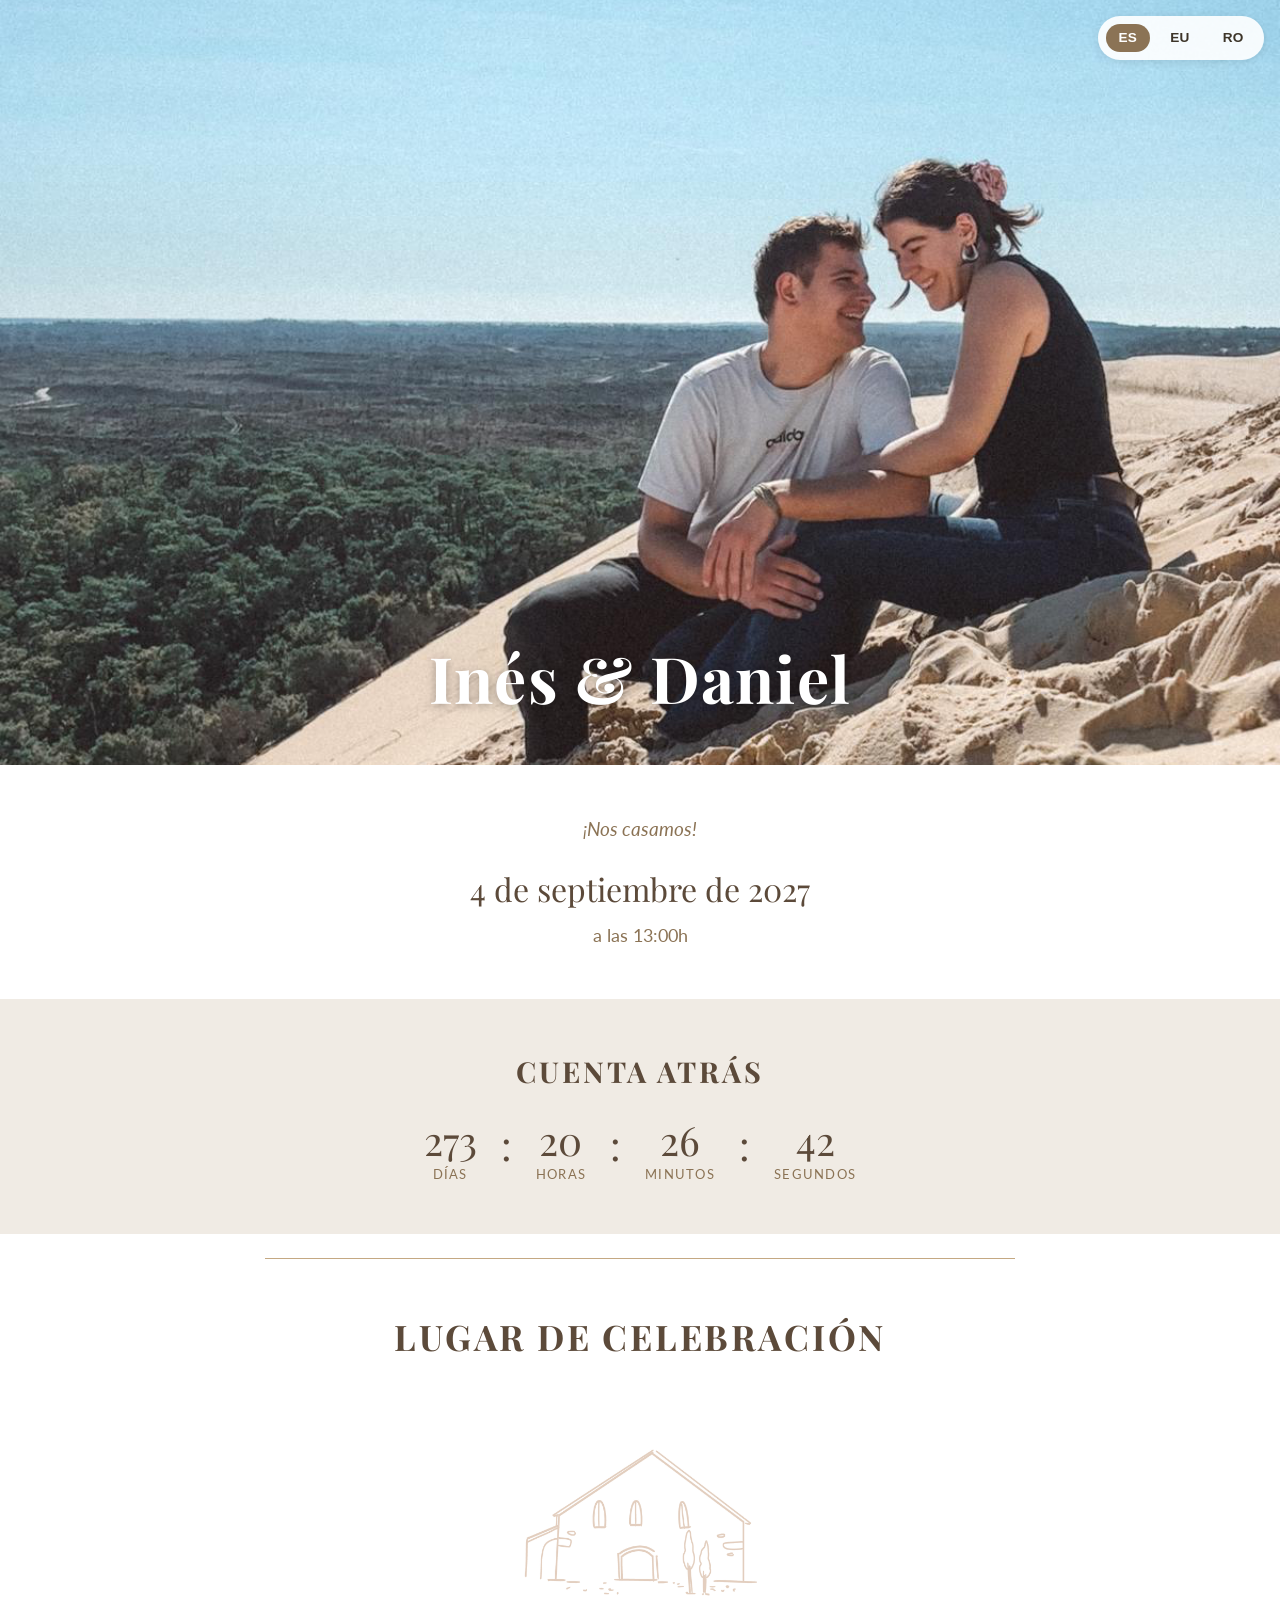
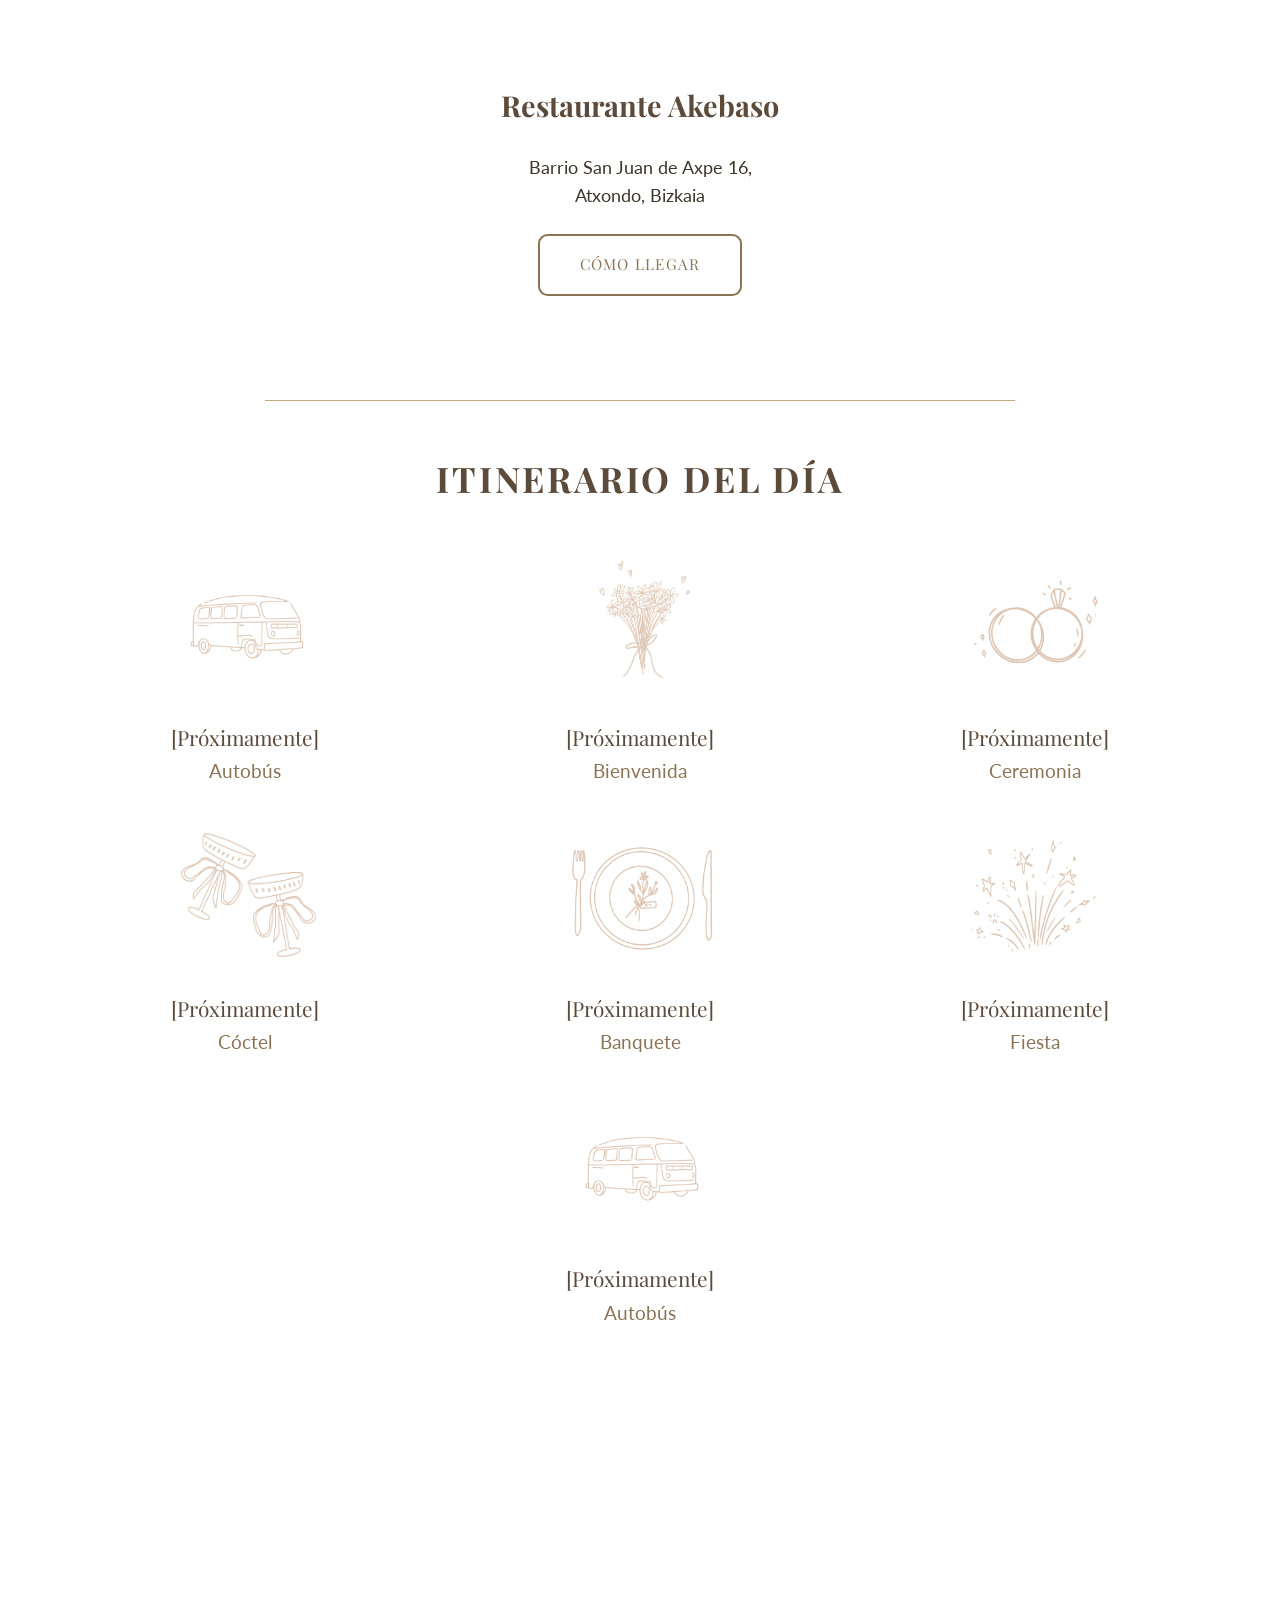
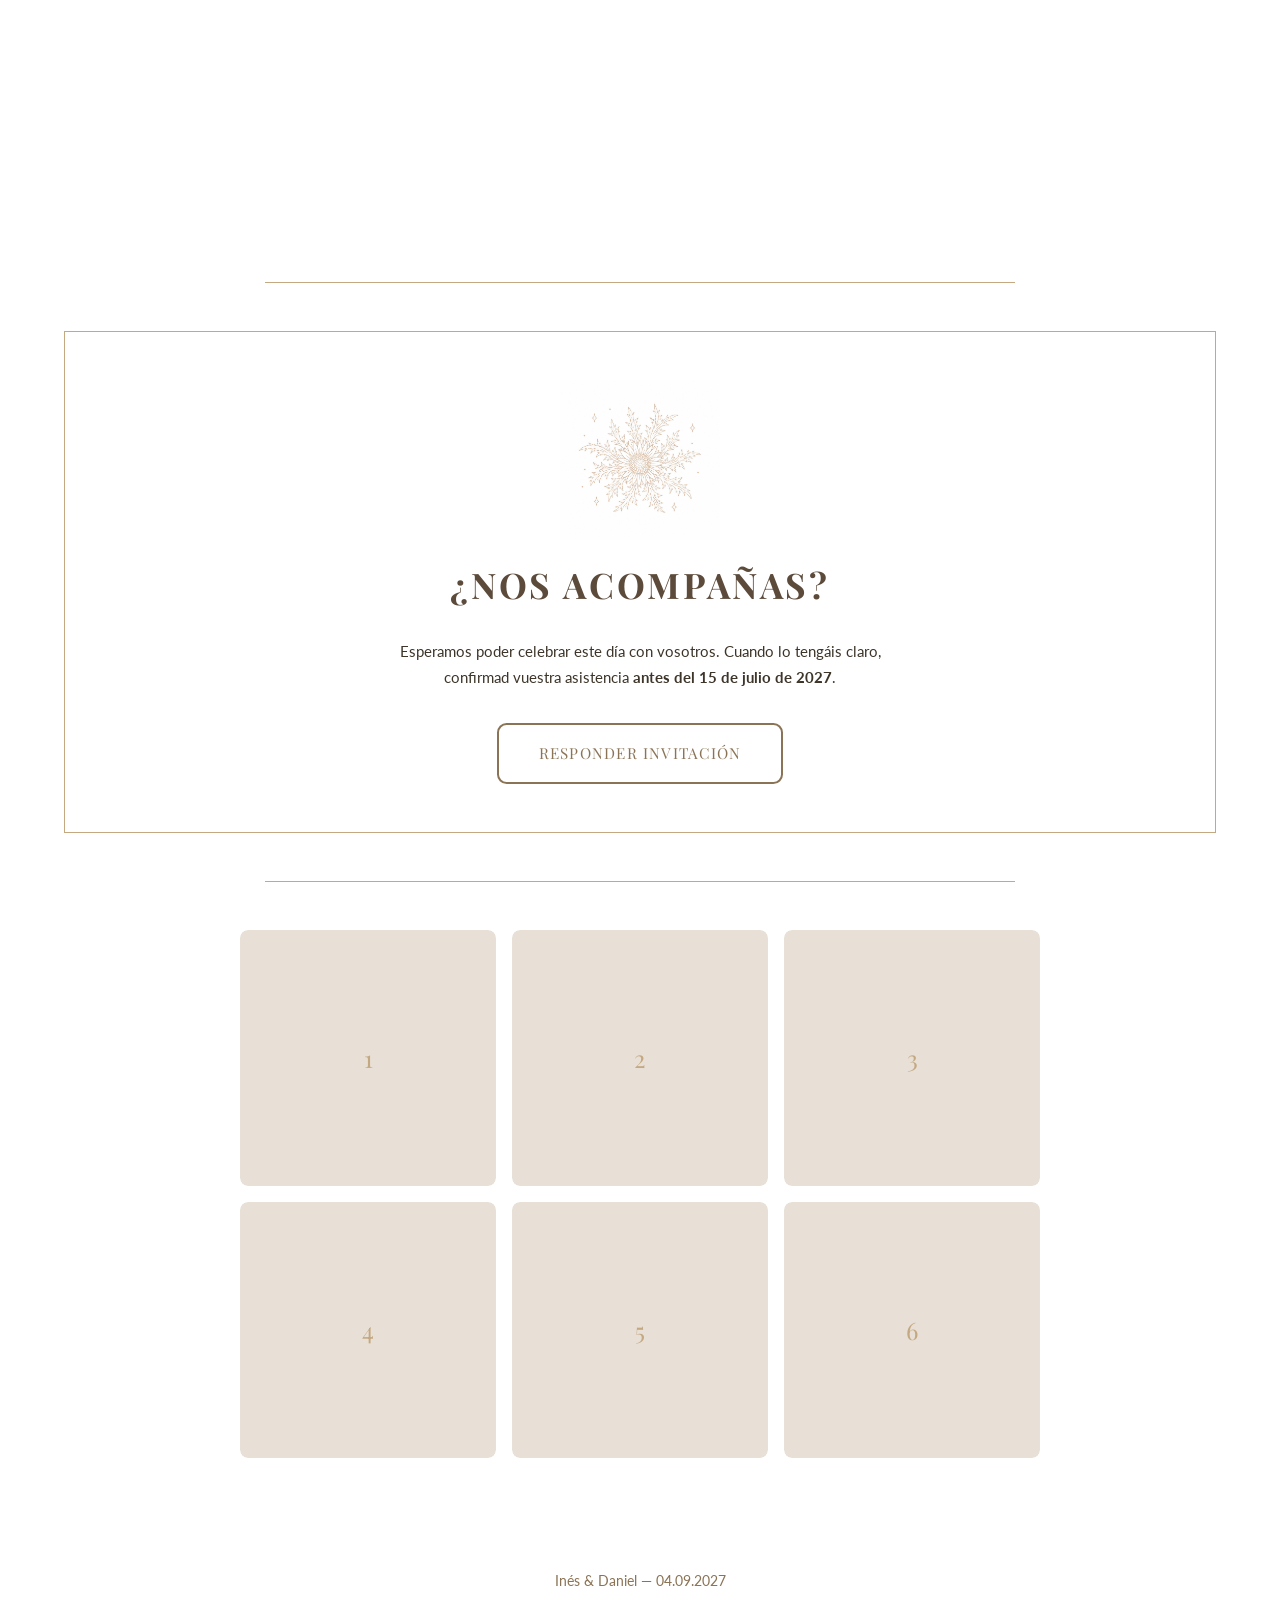
<file: index.html>
<!DOCTYPE html>
<html lang="es">
<head>
  <meta charset="UTF-8">
  <meta name="viewport" content="width=device-width, initial-scale=1.0">
  <meta name="robots" content="noindex, nofollow">
  <title>Inés & Daniel — 04.09.2027</title>
  <link rel="preconnect" href="https://fonts.googleapis.com">
  <link rel="preconnect" href="https://fonts.gstatic.com" crossorigin>
  <link href="https://fonts.googleapis.com/css2?family=Playfair+Display:ital,wght@0,400;0,700;1,400&family=Lato:wght@300;400;700&display=swap" rel="stylesheet">
  <link rel="stylesheet" href="css/styles.css">
</head>
<body>

  <!-- Language Selector -->
  <div class="lang-selector">
    <button class="lang-btn active" data-lang="es">ES</button>
    <button class="lang-btn" data-lang="eu">EU</button>
    <button class="lang-btn" data-lang="ro">RO</button>
  </div>

  <!-- Hero Image -->
  <section class="hero-image section visible">
    <img src="img/hero-photo.png" alt="Inés & Daniel" class="hero-photo">
    <h1 class="hero-names-overlay" data-i18n="hero_names">Inés & Daniel</h1>
  </section>

  <!-- Hero Info -->
  <section class="hero-info section visible">
    <p class="hero-tagline" data-i18n="hero_tagline">¡Nos casamos!</p>
    <p class="hero-date" data-i18n="hero_date">4 de septiembre de 2027</p>
    <p class="hero-time" data-i18n="hero_time">a las 13:00h</p>
  </section>

  <!-- Countdown -->
  <section class="section countdown-section" id="countdown-section">
    <h2 class="section-title" data-i18n="countdown_title">Cuenta atrás</h2>
    <div class="countdown" id="countdown">
      <div class="countdown-item">
        <span class="countdown-number" id="cd-days">0</span>
        <span class="countdown-label" data-i18n="countdown_days">días</span>
      </div>
      <span class="countdown-separator">:</span>
      <div class="countdown-item">
        <span class="countdown-number" id="cd-hours">0</span>
        <span class="countdown-label" data-i18n="countdown_hours">horas</span>
      </div>
      <span class="countdown-separator">:</span>
      <div class="countdown-item">
        <span class="countdown-number" id="cd-minutes">0</span>
        <span class="countdown-label" data-i18n="countdown_minutes">minutos</span>
      </div>
      <span class="countdown-separator">:</span>
      <div class="countdown-item">
        <span class="countdown-number" id="cd-seconds">0</span>
        <span class="countdown-label" data-i18n="countdown_seconds">segundos</span>
      </div>
    </div>
  </section>

  <div class="section-divider"></div>

  <!-- Venue -->
  <section class="section" id="venue">
    <h2 class="venue-name" data-i18n="venue_title">Lugar de celebración</h2>
    <img src="img/icons/masia.png" alt="" class="venue-icon">
    <h3 class="section-title" data-i18n="venue_name">Restaurante Akebaso</h3>
    <p class="venue-address">Barrio San Juan de Axpe 16,<br>Atxondo, Bizkaia</p>
    <a href="https://maps.google.com/?q=Restaurante+Akebaso+Atxondo" target="_blank" rel="noopener" class="btn" data-i18n="venue_button">Cómo llegar</a>
  </section>

  <div class="section-divider"></div>

  <!-- Timeline -->
  <section class="section" id="timeline">
    <h2 class="section-title" data-i18n="timeline_title">Itinerario del día</h2>
    <div class="timeline">
      <div class="timeline-item">
        <img src="img/icons/bus-scaled.png" alt="" class="timeline-icon">
        <div class="timeline-content">
          <span class="timeline-time">[Próximamente]</span>
          <span class="timeline-label" data-i18n="timeline_bus">Autobús</span>
        </div>
      </div>
      <div class="timeline-item">
        <img src="img/icons/flores.png" alt="" class="timeline-icon">
        <div class="timeline-content">
          <span class="timeline-time">[Próximamente]</span>
          <span class="timeline-label" data-i18n="timeline_welcome">Bienvenida</span>
        </div>
      </div>
      <div class="timeline-item">
        <img src="img/icons/anillos.png" alt="" class="timeline-icon">
        <div class="timeline-content">
          <span class="timeline-time">[Próximamente]</span>
          <span class="timeline-label" data-i18n="timeline_ceremony">Ceremonia</span>
        </div>
      </div>
      <div class="timeline-item">
        <img src="img/icons/copas.png" alt="" class="timeline-icon">
        <div class="timeline-content">
          <span class="timeline-time">[Próximamente]</span>
          <span class="timeline-label" data-i18n="timeline_cocktail">Cóctel</span>
        </div>
      </div>
      <div class="timeline-item">
        <img src="img/icons/plato.png" alt="" class="timeline-icon">
        <div class="timeline-content">
          <span class="timeline-time">[Próximamente]</span>
          <span class="timeline-label" data-i18n="timeline_banquet">Banquete</span>
        </div>
      </div>
      <div class="timeline-item">
        <img src="img/icons/fiesta.png" alt="" class="timeline-icon">
        <div class="timeline-content">
          <span class="timeline-time">[Próximamente]</span>
          <span class="timeline-label" data-i18n="timeline_party">Fiesta</span>
        </div>
      </div>
      <div class="timeline-item">
        <img src="img/icons/bus-scaled.png" alt="" class="timeline-icon">
        <div class="timeline-content">
          <span class="timeline-time">[Próximamente]</span>
          <span class="timeline-label" data-i18n="timeline_bus_return">Autobús</span>
        </div>
      </div>
    </div>
  </section>

  <!-- Transport -->
  <section class="section" id="transport">
    <h2 class="section-title" data-i18n="transport_title">Transporte</h2>
    <div class="transport-columns">
      <div class="transport-card">
        <p class="transport-direction" data-i18n="transport_outbound">Ida</p>
        <p class="transport-detail" data-i18n="transport_outbound_detail">Desde Amorebieta (parada Ambulatorio)</p>
        <p class="transport-time" data-i18n="transport_outbound_time">[Próximamente]</p>
      </div>
      <div class="transport-card">
        <p class="transport-direction" data-i18n="transport_return">Vuelta</p>
        <p class="transport-detail" data-i18n="transport_return_detail">Hasta Amorebieta con parada en Elorrio*</p>
        <p class="transport-time" data-i18n="transport_return_time">[Próximamente]</p>
      </div>
    </div>
    <p class="transport-footnote" data-i18n="transport_footnote">* ¡Que siga la fiesta! Destino para los que queramos seguir la fiesta ya que son las fiestas del pueblo</p>
  </section>

  <div class="section-divider"></div>

  <!-- RSVP -->
  <section class="section" id="rsvp">
    <div class="rsvp-box">
      <img src="img/icons/wedding-24.png" alt="" class="rsvp-icon">
      <h2 class="section-title" data-i18n="rsvp_title">¿Nos acompañas?</h2>
      <p class="rsvp-text" data-i18n="rsvp_text" data-i18n-html="true">Esperamos poder celebrar este día con vosotros. Cuando lo tengáis claro, confirmad vuestra asistencia <strong>antes del 15 de julio de 2027</strong>.</p>
      <a href="formulario.html" class="btn" data-i18n="rsvp_button">Responder invitación</a>
    </div>
  </section>

  <div class="section-divider"></div>

  <!-- Album -->
  <section class="section" id="album">
    <div class="album-grid">
      <div class="album-item"><div class="album-placeholder">1</div></div>
      <div class="album-item"><div class="album-placeholder">2</div></div>
      <div class="album-item"><div class="album-placeholder">3</div></div>
      <div class="album-item"><div class="album-placeholder">4</div></div>
      <div class="album-item"><div class="album-placeholder">5</div></div>
      <div class="album-item"><div class="album-placeholder">6</div></div>
    </div>
  </section>

  <!-- Footer -->
  <footer class="footer">
    <p>Inés & Daniel — 04.09.2027</p>
  </footer>

  <script src="js/i18n.js"></script>
  <script src="js/main.js"></script>
</body>
</html>
</file>
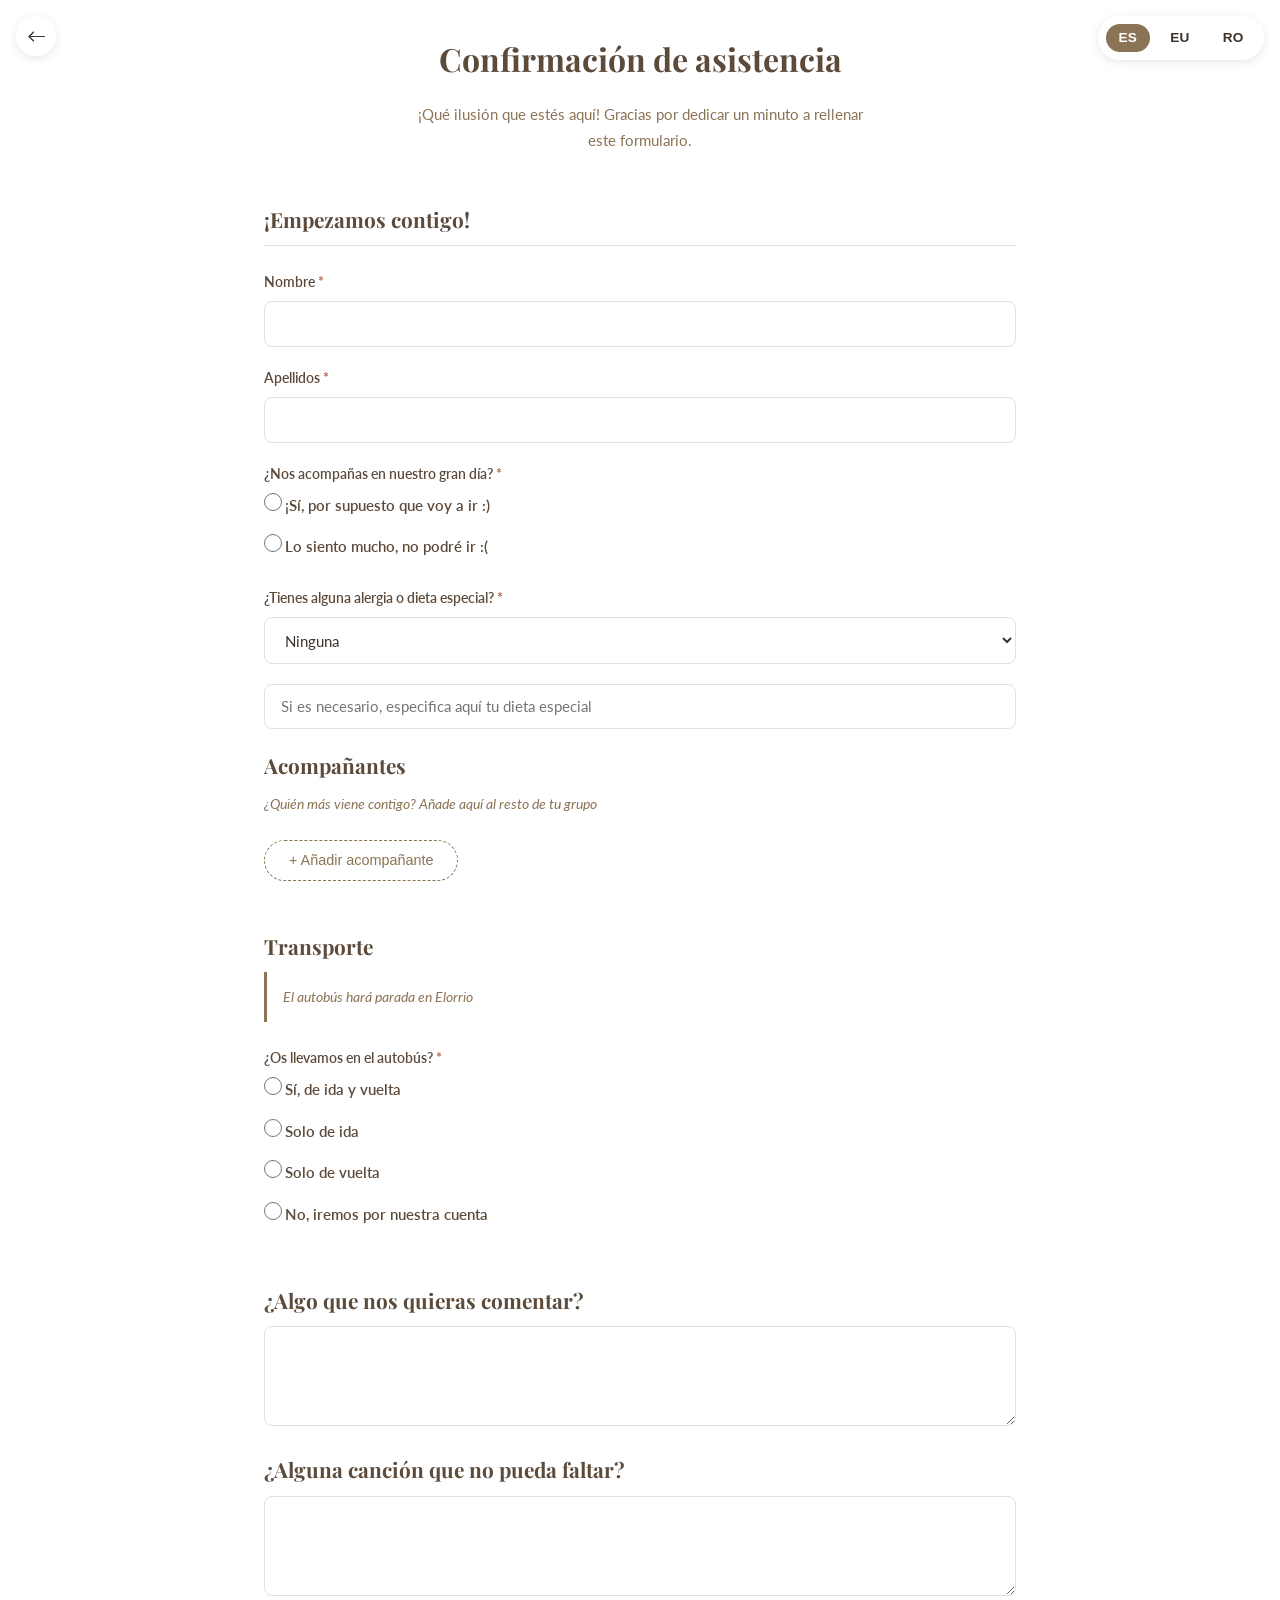
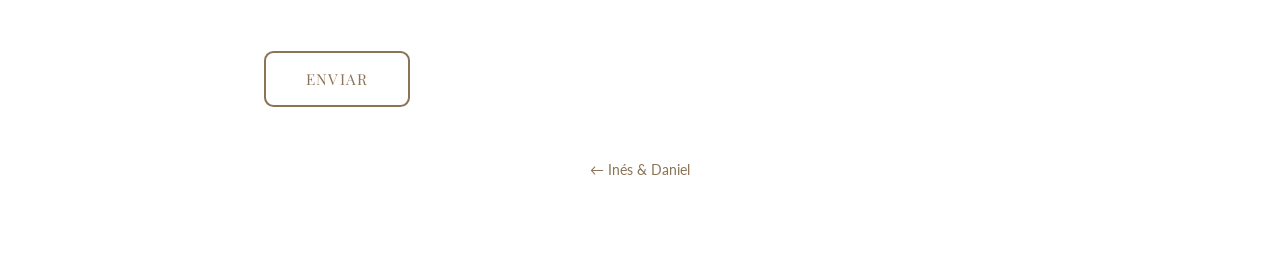
<file: formulario.html>
<!DOCTYPE html>
<html lang="es">
<head>
  <meta charset="UTF-8">
  <meta name="viewport" content="width=device-width, initial-scale=1.0">
  <meta name="robots" content="noindex, nofollow">
  <title>Confirmación — Inés & Daniel</title>
  <link rel="preconnect" href="https://fonts.googleapis.com">
  <link rel="preconnect" href="https://fonts.gstatic.com" crossorigin>
  <link href="https://fonts.googleapis.com/css2?family=Playfair+Display:ital,wght@0,400;0,700;1,400&family=Lato:wght@300;400;700&display=swap" rel="stylesheet">
  <link rel="stylesheet" href="css/styles.css">
</head>
<body>

  <!-- Back Button -->
  <a href="index.html" class="back-btn">←</a>

  <!-- Language Selector -->
  <div class="lang-selector">
    <button class="lang-btn active" data-lang="es">ES</button>
    <button class="lang-btn" data-lang="eu">EU</button>
    <button class="lang-btn" data-lang="ro">RO</button>
  </div>

  <div class="form-page">

    <!-- Header -->
    <div class="form-header">
      <h1 class="form-title" data-i18n="form_title">Confirmación de asistencia</h1>
      <p class="form-intro" data-i18n="form_intro">¡Qué ilusión que estés aquí! Gracias por dedicar un minuto a rellenar este formulario.</p>
    </div>

    <form id="rsvp-form">

      <!-- Section 1: Personal data -->
      <div class="form-section">
        <h2 class="form-section-title" data-i18n="section_personal">¡Empezamos contigo!</h2>
        <hr style="border: none; border-top: 1px solid var(--color-border); margin-bottom: 1.5rem;">

        <div class="form-group">
          <label class="required" data-i18n="field_name">Nombre</label>
          <input type="text" name="nombre" required>
        </div>

        <div class="form-group">
          <label class="required" data-i18n="field_surname">Apellidos</label>
          <input type="text" name="apellidos" required>
        </div>

        <div class="form-group">
          <label class="required" data-i18n="field_attendance">¿Nos acompañas en nuestro gran día?</label>
          <div class="radio-group">
            <label class="radio-option">
              <input type="radio" name="asistencia" value="si" required>
              <span data-i18n="field_attendance_yes">¡Sí, por supuesto que voy a ir :)</span>
            </label>
            <label class="radio-option">
              <input type="radio" name="asistencia" value="no">
              <span data-i18n="field_attendance_no">Lo siento mucho, no podré ir :(</span>
            </label>
          </div>
        </div>

      <div id="attending-sections">
        <div class="form-group">
          <label class="required" data-i18n="field_allergy">¿Tienes alguna alergia o dieta especial?</label>
          <select name="alergia" required>
            <option value="ninguna" data-i18n="allergy_none">Ninguna</option>
            <option value="celiaco" data-i18n="allergy_celiac">Celíaco/a</option>
            <option value="vegetariano" data-i18n="allergy_vegetarian">Vegetariano/a</option>
            <option value="lactosa" data-i18n="allergy_lactose">Intolerancia a la lactosa</option>
            <option value="otra" data-i18n="allergy_other">Otras consideraciones alimentarias</option>
          </select>
        </div>

        <div class="form-group">
          <input type="text" name="alergia_detalle" data-i18n="field_allergy_detail" placeholder="Si es necesario, especifica aquí tu dieta especial">
        </div>

        <!-- Section 2: Companions -->
        <div class="form-section" id="section-companions">
          <h2 class="form-section-title" data-i18n="section_companions">Acompañantes</h2>
          <p class="form-section-sub" data-i18n="section_companions_sub">¿Quién más viene contigo? Añade aquí al resto de tu grupo</p>

          <div id="companions-container"></div>
          <button type="button" id="add-companion-btn" data-i18n="add_companion">+ Añadir acompañante</button>
        </div>

        <!-- Section 3: Transport -->
        <div class="form-section" id="section-transport">
          <h2 class="form-section-title" data-i18n="section_transport">Transporte</h2>
          <div class="transport-info-note" data-i18n="transport_note">El autobús hará parada en Elorrio</div>

          <div class="form-group">
            <label class="required" data-i18n="field_bus">¿Os llevamos en el autobús?</label>
            <div class="radio-group">
              <label class="radio-option">
                <input type="radio" name="bus" value="Ida y vuelta" required>
                <span data-i18n="bus_both">Sí, de ida y vuelta</span>
              </label>
              <label class="radio-option">
                <input type="radio" name="bus" value="Solo ida">
                <span data-i18n="bus_outbound">Solo de ida</span>
              </label>
              <label class="radio-option">
                <input type="radio" name="bus" value="Solo vuelta">
                <span data-i18n="bus_return">Solo de vuelta</span>
              </label>
              <label class="radio-option">
                <input type="radio" name="bus" value="No, por nuestra cuenta">
                <span data-i18n="bus_none">No, iremos por nuestra cuenta</span>
              </label>
            </div>
          </div>

          <div class="form-group" id="return-stop-section" style="display: none;">
            <label class="required" data-i18n="field_return_stop">¿Dónde quieres que te dejemos en la vuelta?</label>
            <div class="radio-group">
              <label class="radio-option">
                <input type="radio" name="parada_vuelta" value="amorebieta">
                <span data-i18n="stop_amorebieta">Amorebieta</span>
              </label>
              <label class="radio-option">
                <input type="radio" name="parada_vuelta" value="elorrio">
                <span data-i18n="stop_elorrio">Elorrio</span>
              </label>
            </div>
          </div>
        </div>
      </div>

      <!-- Section 4: Comments -->
      <div class="form-section">
        <div class="form-group">
          <h2 class="form-section-title" data-i18n="field_comments">¿Algo que nos quieras comentar?</h2>
          <textarea name="comentarios"></textarea>
        </div>
        <div class="form-group" id="song-section">
          <h2 class="form-section-title" data-i18n="field_song">¿Alguna canción que no pueda faltar?</h2>
          <textarea name="cancion"></textarea>
        </div>
      </div>

      <!-- Submit -->
      <button type="submit" class="btn" data-i18n="submit">Enviar</button>
      <div id="form-message" class="form-message"></div>

    </form>

    <div style="text-align: center; margin-top: 3rem;">
      <a href="index.html" style="color: var(--color-accent); text-decoration: none; font-size: 0.9rem;">← Inés & Daniel</a>
    </div>
  </div>

  <!-- Success Modal -->
  <div class="modal-overlay" id="success-modal">
    <div class="modal-box">
      <p class="modal-message" id="modal-message"></p>
      <a href="index.html" class="btn" data-i18n="modal_close">Cerrar</a>
    </div>
  </div>

  <script src="js/i18n.js"></script>
  <script src="js/form.js"></script>
</body>
</html>
</file>
<file: css/styles.css>
:root {
  --color-bg: #ffffff;
  --color-text: #3d3529;
  --color-heading: #5c4a3a;
  --color-accent: #8b7355;
  --color-accent-light: #c4a882;
  --color-border: #e8e0d6;
  --color-card-bg: #ffffff;
  --color-success: #6b8f5e;
  --color-error: #b55a4a;
  --font-heading: 'Playfair Display', Georgia, serif;
  --font-body: 'Lato', 'Helvetica Neue', sans-serif;
  --max-width: 1200px;
  --spacing-section: 5rem;
}

* {
  margin: 0;
  padding: 0;
  box-sizing: border-box;
}

html {
  scroll-behavior: smooth;
}

body {
  font-family: var(--font-body);
  background-color: var(--color-bg);
  color: var(--color-text);
  line-height: 1.7;
  font-size: 16px;
}

/* Language Selector */
.back-btn {
  position: fixed;
  top: 1rem;
  left: 1rem;
  z-index: 100;
  display: flex;
  align-items: center;
  justify-content: center;
  width: 40px;
  height: 40px;
  background: rgba(255, 255, 255, 0.9);
  border-radius: 50%;
  box-shadow: 0 2px 10px rgba(0, 0, 0, 0.1);
  text-decoration: none;
  font-size: 1.2rem;
  color: var(--color-text);
  transition: all 0.3s ease;
}

.back-btn:hover {
  background: var(--color-accent);
  color: #fff;
}

.lang-selector {
  position: fixed;
  top: 1rem;
  right: 1rem;
  z-index: 100;
  display: flex;
  gap: 0.5rem;
  background: rgba(255, 255, 255, 0.9);
  padding: 0.5rem;
  border-radius: 2rem;
  box-shadow: 0 2px 10px rgba(0, 0, 0, 0.1);
}

.lang-btn {
  border: none;
  background: transparent;
  padding: 0.4rem 0.8rem;
  border-radius: 1rem;
  cursor: pointer;
  font-size: 0.85rem;
  font-weight: 600;
  color: var(--color-text);
  transition: all 0.3s ease;
}

.lang-btn.active {
  background: var(--color-accent);
  color: #fff;
}

.lang-btn:hover:not(.active) {
  background: var(--color-border);
}

/* Sections */
.section {
  padding: var(--spacing-section) 1.5rem;
  max-width: var(--max-width);
  margin: 0 auto;
  text-align: center;
  opacity: 0;
  transform: translateY(30px);
  transition: opacity 0.8s ease, transform 0.8s ease;
}

.section.visible {
  opacity: 1;
  transform: translateY(0);
}

.section-divider {
  width: 750px;
  max-width: 80%;
  height: 1px;
  background: var(--color-accent-light);
  margin: 1.5rem auto;
}

/* Hero Image */
.hero-image {
  position: relative;
  max-width: 100%;
  padding: 0;
  overflow: hidden;
  opacity: 1;
  transform: none;
}

.hero-photo {
  width: 100%;
  height: 85vh;
  object-fit: cover;
  object-position: center 55%;
  display: block;
}

.hero-names-overlay {
  position: absolute;
  bottom: 2rem;
  left: 50%;
  transform: translateX(-50%);
  font-family: var(--font-heading);
  font-size: 4rem;
  color: #ffffff;
  text-shadow: 0 2px 10px rgba(0, 0, 0, 0.3);
  letter-spacing: 0.02em;
  white-space: nowrap;
}

/* Hero Info */
.hero-info {
  background-color: #ffffff;
  max-width: 100%;
  padding: 3rem 2rem;
  opacity: 1;
  transform: none;
}

.hero-tagline {
  font-size: 1.2rem;
  color: var(--color-accent);
  margin-bottom: 1rem;
  font-style: italic;
  text-align: center;
}

.hero-date {
  font-family: var(--font-heading);
  font-size: 2rem;
  color: var(--color-heading);
  margin-bottom: 0.3rem;
  text-align: center;
}

.hero-time {
  font-size: 1.1rem;
  color: var(--color-accent);
  text-align: center;
}

/* Countdown */
.countdown-section {
  background-color: #f0ebe4;
  max-width: 100%;
  padding: 3rem 2rem;
}

.countdown-section .section-title {
  font-size: 1.8rem;
  text-transform: uppercase;
  letter-spacing: 0.1em;
  color: var(--color-heading);
  margin-bottom: 1.5rem;
}

.countdown {
  display: flex;
  gap: 1.5rem;
  justify-content: center;
  align-items: center;
  flex-wrap: wrap;
}

.countdown-separator {
  font-family: var(--font-heading);
  font-size: 2.5rem;
  color: var(--color-heading);
  line-height: 1;
  margin-bottom: 1rem;
}

.countdown-item {
  display: flex;
  flex-direction: column;
  align-items: center;
}

.countdown-number {
  font-family: var(--font-heading);
  font-size: 2.5rem;
  color: var(--color-heading);
  line-height: 1;
}

.countdown-label {
  font-size: 0.8rem;
  color: var(--color-accent);
  text-transform: uppercase;
  letter-spacing: 0.1em;
  margin-top: 0.3rem;
}

/* Venue */
.venue-icon {
  width: 270px;
  height: 270px;
  object-fit: contain;
  margin-bottom: 1.5rem;
  opacity: 0.85;
}

.venue-name {
  font-family: var(--font-heading);
  font-size: 2.2rem;
  color: var(--color-heading);
  margin-bottom: 0.8rem;
  text-transform: uppercase;
  letter-spacing: 0.08em;
}

.venue-address {
  color: var(--color-text);
  margin-bottom: 1.5rem;
  font-size: 1.1rem;
  line-height: 1.6;
}

/* Buttons */
.btn {
  display: inline-block;
  padding: 1rem 2.5rem;
  background: transparent;
  color: var(--color-accent);
  text-decoration: none;
  border-radius: 0.6rem;
  font-size: 0.95rem;
  font-family: var(--font-heading);
  font-weight: 400;
  letter-spacing: 0.08em;
  text-transform: uppercase;
  transition: all 0.3s ease;
  border: 2px solid var(--color-accent);
  cursor: pointer;
}

.btn:hover {
  background: var(--color-accent);
  color: #fff;
  transform: translateY(-2px);
  box-shadow: 0 4px 15px rgba(0, 0, 0, 0.1);
}

.btn-solid {
  background: var(--color-accent);
  color: #fff;
  border: none;
  border-radius: 2rem;
  font-family: var(--font-body);
  font-weight: 600;
  text-transform: none;
  letter-spacing: 0.05em;
}

.btn-solid:hover {
  background: var(--color-heading);
}

#timeline {
  background-color: #ffffff;
  max-width: 100%;
  padding: 1.5rem 3rem 5rem;
}

#timeline .section-title {
  font-size: 2.2rem;
  text-transform: uppercase;
  letter-spacing: 0.08em;
  color: var(--color-heading);
}

/* Timeline */
.timeline {
  display: flex;
  flex-direction: column;
  gap: 2rem;
  margin-top: 2rem;
}

.timeline-item {
  display: flex;
  align-items: center;
  gap: 1.5rem;
  text-align: left;
}

.timeline-icon {
  width: 166px;
  height: 166px;
  object-fit: contain;
  flex-shrink: 0;
}

.timeline-content {
  flex: 1;
}

.timeline-time {
  font-family: var(--font-heading);
  font-size: 1.5rem;
  color: var(--color-heading);
}

.timeline-label {
  font-size: 1.2rem;
  color: var(--color-accent);
}

@media (min-width: 768px) {
  .timeline {
    flex-direction: row;
    flex-wrap: wrap;
    justify-content: center;
    gap: 1.5rem;
  }

  .timeline-item {
    flex-direction: column;
    text-align: center;
    width: calc(33.33% - 1.5rem);
    gap: 0.8rem;
  }

  .timeline-content {
    display: flex;
    flex-direction: column;
    align-items: center;
  }

  .timeline-time {
    font-size: 1.3rem;
  }

  .timeline-label {
    font-size: 1.2rem;
  }
}

/* Transport */
#transport {
  background-color: #f0ebe4;
  max-width: 100%;
  padding: 5rem 3rem;
}

#transport .section-title {
  font-size: 2.2rem;
  text-transform: uppercase;
  letter-spacing: 0.08em;
  color: var(--color-heading);
}

.transport-columns {
  display: flex;
  justify-content: center;
  gap: 4rem;
  margin-top: 2.5rem;
  flex-wrap: wrap;
}

.transport-card {
  background: transparent;
  border: none;
  border-radius: 0;
  padding: 0;
  margin-top: 0;
  text-align: center;
}

.transport-direction {
  font-family: var(--font-body);
  font-size: 1.1rem;
  color: var(--color-heading);
  margin-bottom: 0.8rem;
  text-transform: uppercase;
  letter-spacing: 0.1em;
  font-weight: 700;
}

.transport-detail {
  color: var(--color-text);
  font-size: 0.9rem;
  line-height: 1.8;
}

.transport-time {
  font-family: var(--font-heading);
  font-size: 1.8rem;
  color: var(--color-heading);
  margin-top: 0.5rem;
}

.transport-footnote {
  margin-top: 2.5rem;
  font-size: 0.85rem;
  color: var(--color-accent);
  font-style: italic;
}

#album, #venue, #timeline, #rsvp {
  padding-top: 1.5rem;
}

#rsvp {
  padding-bottom: 1.5rem;
}

#rsvp .section-title {
  font-size: 2.2rem;
  text-transform: uppercase;
  letter-spacing: 0.08em;
  color: var(--color-heading);
}

/* RSVP */
.rsvp-box {
  border: 1px solid var(--color-accent-light);
  padding: 3rem 2.5rem;
  text-align: center;
}

.rsvp-icon {
  width: 160px;
  height: auto;
  margin-bottom: 0.5rem;
  opacity: 0.85;
}

.rsvp-text {
  max-width: 500px;
  margin: 0 auto 2rem;
  font-size: 0.95rem;
}

/* Album */
.album-grid {
  display: grid;
  grid-template-columns: repeat(3, 1fr);
  gap: 1rem;
  max-width: 800px;
  margin: 0 auto;
}

.album-item {
  aspect-ratio: 1;
  overflow: hidden;
  border-radius: 0.5rem;
}

.album-item img {
  width: 100%;
  height: 100%;
  object-fit: cover;
  transition: transform 0.4s ease;
}

.album-item:hover img {
  transform: scale(1.05);
}

.album-placeholder {
  width: 100%;
  height: 100%;
  background: var(--color-border);
  display: flex;
  align-items: center;
  justify-content: center;
  font-family: var(--font-heading);
  font-size: 1.5rem;
  color: var(--color-accent-light);
  border-radius: 0.5rem;
}

/* Section Titles */
.section-title {
  font-family: var(--font-heading);
  font-size: 1.8rem;
  color: var(--color-heading);
  margin-bottom: 1.5rem;
}

/* Footer */
.footer {
  text-align: center;
  padding: 2rem;
  color: var(--color-accent);
  font-size: 0.85rem;
}

/* ==================== FORM STYLES ==================== */

.form-page {
  max-width: 800px;
  margin: 0 auto;
  padding: 2rem 1.5rem;
}

.form-header {
  text-align: center;
  margin-bottom: 3rem;
}

.form-title {
  font-family: var(--font-heading);
  font-size: 2rem;
  color: var(--color-heading);
  margin-bottom: 1rem;
}

.form-intro {
  color: var(--color-accent);
  font-size: 0.95rem;
  max-width: 450px;
  margin: 0 auto;
}

.form-section {
  margin-bottom: 3rem;
}

.form-section-title {
  font-family: var(--font-heading);
  font-size: 1.3rem;
  color: var(--color-heading);
  margin-bottom: 0.5rem;
}

.form-section-sub {
  font-size: 0.9rem;
  color: var(--color-accent);
  font-style: italic;
  margin-bottom: 1.5rem;
}

.form-group {
  margin-bottom: 1.2rem;
}

.form-group label.required::after {
  content: " *";
  color: var(--color-error);
}

.form-group label {
  display: block;
  font-size: 0.9rem;
  color: var(--color-heading);
  margin-bottom: 0.4rem;
  font-weight: 600;
}

.form-group input[type="text"],
.form-group input[type="email"],
.form-group textarea,
.form-group select {
  width: 100%;
  padding: 0.8rem 1rem;
  border: 1px solid var(--color-border);
  border-radius: 0.5rem;
  font-family: var(--font-body);
  font-size: 0.95rem;
  background: var(--color-card-bg);
  color: var(--color-text);
  transition: border-color 0.3s;
}

.form-group input:focus,
.form-group textarea:focus,
.form-group select:focus {
  outline: none;
  border-color: var(--color-accent);
}

.form-group textarea {
  min-height: 100px;
  resize: vertical;
}

/* Radio buttons */
.radio-group {
  display: flex;
  flex-direction: column;
  gap: 0.6rem;
  margin-top: 0.4rem;
}

.radio-option {
  display: flex;
  align-items: center;
  gap: 0.6rem;
  cursor: pointer;
}

.radio-option input[type="radio"] {
  accent-color: var(--color-accent);
  width: 18px;
  height: 18px;
}

.radio-option span {
  font-size: 0.95rem;
}

/* Companion entry */
.companion-entry {
  background: var(--color-card-bg);
  border: 1px solid var(--color-border);
  border-radius: 0.75rem;
  padding: 1.5rem;
  margin-bottom: 1rem;
  position: relative;
}

.companion-header {
  display: flex;
  justify-content: space-between;
  align-items: center;
  margin-bottom: 1rem;
  font-weight: 600;
  color: var(--color-heading);
}

.remove-companion {
  background: none;
  border: none;
  font-size: 1.5rem;
  cursor: pointer;
  color: var(--color-accent);
  line-height: 1;
}

.remove-companion:hover {
  color: var(--color-error);
}

#add-companion-btn {
  background: transparent;
  color: var(--color-accent);
  border: 1px dashed var(--color-accent);
  padding: 0.7rem 1.5rem;
  border-radius: 2rem;
  cursor: pointer;
  font-size: 0.9rem;
  transition: all 0.3s;
}

#add-companion-btn:hover {
  background: var(--color-accent);
  color: #fff;
  border-style: solid;
}

/* Transport info note */
.transport-info-note {
  background: var(--color-card-bg);
  border-left: 3px solid var(--color-accent);
  padding: 0.8rem 1rem;
  margin-bottom: 1.5rem;
  font-size: 0.9rem;
  color: var(--color-accent);
  font-style: italic;
}

/* Form message */
.form-message {
  display: none;
  padding: 1rem;
  border-radius: 0.5rem;
  margin-top: 1rem;
  text-align: center;
  font-size: 0.95rem;
}

.form-message.success {
  background: #f0f7ee;
  color: var(--color-success);
  border: 1px solid var(--color-success);
}

.form-message.error {
  background: #fdf0ee;
  color: var(--color-error);
  border: 1px solid var(--color-error);
}

/* Success Modal */
.modal-overlay {
  display: none;
  position: fixed;
  top: 0;
  left: 0;
  width: 100%;
  height: 100%;
  background: rgba(0, 0, 0, 0.5);
  z-index: 200;
  justify-content: center;
  align-items: center;
}

.modal-overlay.active {
  display: flex;
}

.modal-box {
  background: #fff;
  border-radius: 1rem;
  padding: 3rem 2.5rem;
  max-width: 450px;
  width: 90%;
  text-align: center;
  box-shadow: 0 10px 40px rgba(0, 0, 0, 0.15);
}

.modal-message {
  font-size: 1.1rem;
  color: var(--color-success);
  margin-bottom: 2rem;
  line-height: 1.6;
}

/* Responsive */
@media (max-width: 768px) {
  .hero-names-overlay {
    font-size: 2.5rem;
    bottom: 5rem;
  }

  .hero-photo {
    height: 60vh;
  }

  .hero-info {
    padding: 2rem 1.5rem;
  }

  .hero-date {
    font-size: 1.5rem;
  }

  .countdown-section {
    padding: 2.5rem 1.2rem;
  }

  .countdown {
    gap: 0.8rem;
  }

  .countdown-number {
    font-size: 2rem;
  }

  .countdown-separator {
    font-size: 1.8rem;
  }

  .countdown-label {
    font-size: 0.7rem;
  }

  .section {
    padding: 3rem 1.2rem;
  }

  .section-divider {
    width: 80%;
    max-width: 400px;
  }

  .venue-icon {
    width: 180px;
    height: 180px;
  }

  .venue-name {
    font-size: 1.6rem;
  }

  .timeline {
    flex-direction: row;
    flex-wrap: wrap;
    justify-content: center;
    gap: 1.5rem;
  }

  .timeline-item {
    flex-direction: column;
    text-align: center;
    width: calc(50% - 1.5rem);
    gap: 0.5rem;
  }

  .timeline-icon {
    width: 90px;
    height: 90px;
  }

  .timeline-content {
    display: flex;
    flex-direction: column;
    align-items: center;
  }

  .timeline-time {
    font-size: 1.1rem;
  }

  .timeline-label {
    font-size: 0.95rem;
  }

  #timeline {
    padding: 3rem 1.2rem;
  }

  #transport {
    padding: 3rem 1.2rem;
  }

  .transport-columns {
    flex-direction: column;
    gap: 2rem;
  }

  .btn {
    padding: 0.8rem 1.8rem;
    font-size: 0.85rem;
  }

  .album-grid {
    grid-template-columns: repeat(2, 1fr);
    gap: 0.8rem;
  }

  .lang-selector {
    top: 0.5rem;
    right: 0.5rem;
  }

  .lang-btn {
    padding: 0.3rem 0.6rem;
    font-size: 0.75rem;
  }

  .section-title {
    font-size: 1.4rem;
  }

  #timeline .section-title,
  #transport .section-title {
    font-size: 1.6rem;
  }
}
</file>
